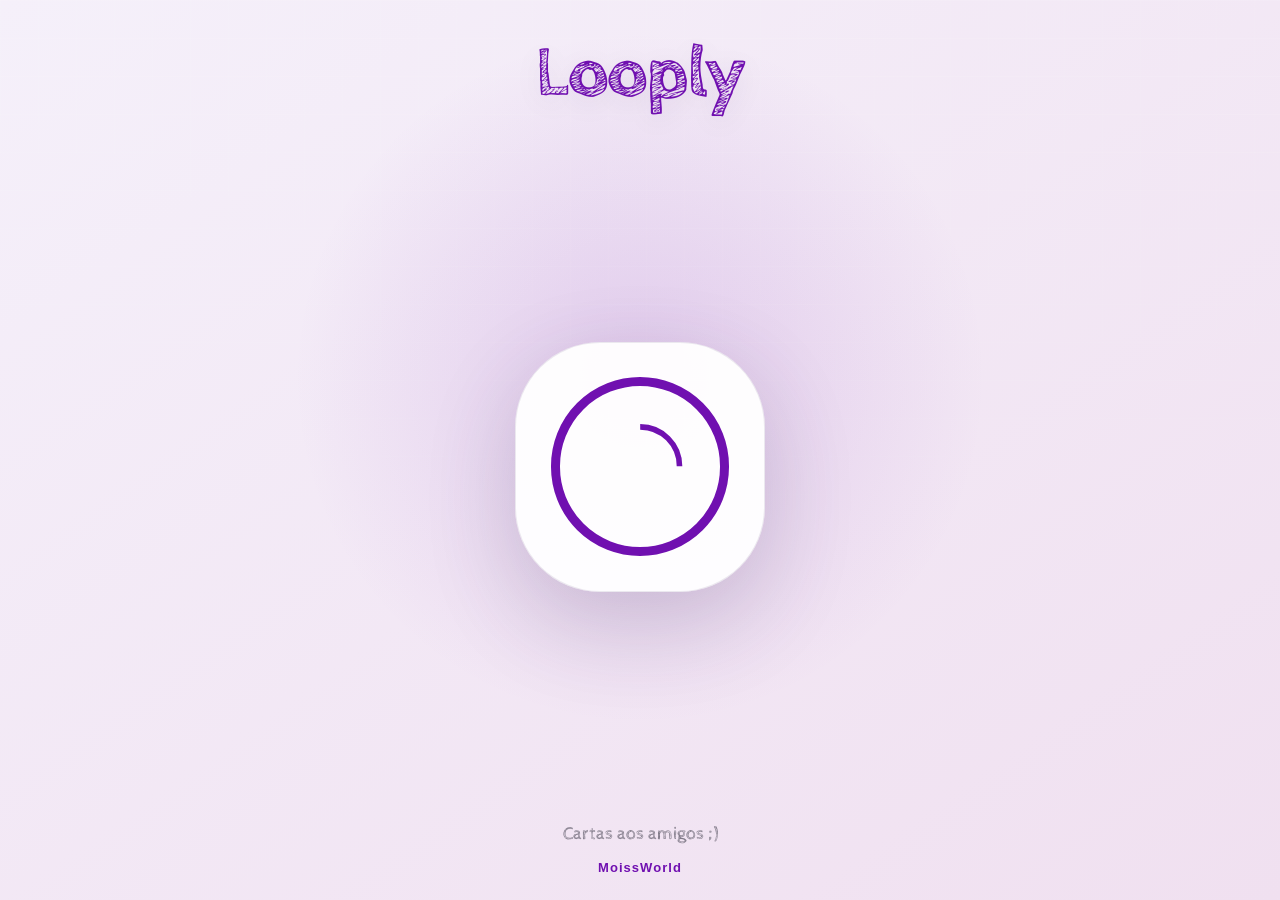
<file: index.html>
<!doctype html>
<html lang="pt-BR">
<head>
  <meta charset="utf-8">
  <meta name="viewport" content="width=device-width,initial-scale=1,viewport-fit=cover">
  <meta name="theme-color" content="#7010B0">
  <meta name="description" content="Looply — Cartas aos amigos ;)">
  <link rel="manifest" href="manifest.webmanifest">
  <link rel="stylesheet" href="assets/css/app.css">
  <link rel="stylesheet" href="assets/css/splash-login.css">
  <script type="module" src="assets/js/theme.js"></script>
  <title>Looply</title>
</head>
<body class="splash-page">
  <main class="splash" aria-labelledby="splashTitle">
    <h1 class="splash-title" id="splashTitle">Looply</h1>
    <div class="splash-logo" aria-label="Logo Looply em rotação">
      <div class="circle" aria-hidden="true">
        <svg viewBox="0 0 100 100" fill="none">
          <path d="M50 15A35 35 0 0 1 85 50" stroke="currentColor" stroke-width="5"/>
        </svg>
      </div>
    </div>
    <p class="splash-message">Cartas aos amigos ;)</p>
    <p class="splash-company"><strong>MoissWorld</strong></p>
  </main>
  <script type="module">
    import { resolveStartupSession } from "./assets/js/startup.js";
    import { getSession } from "./assets/js/session.js";

    const SPLASH_DURATION = 7000;
    const startedAt = performance.now();
    let sessionResolved = false;
    let resolvedSession = null;
    const sessionPromise = resolveStartupSession().catch((error) => {
      console.error("Looply: erro ao verificar sessão inicial.", error);
      return getSession();
    }).then((session) => {
      sessionResolved = true;
      resolvedSession = session;
      return session;
    });

    window.addEventListener("load", async () => {
      const remaining = Math.max(0, SPLASH_DURATION - (performance.now() - startedAt));
      await new Promise((resolve) => window.setTimeout(resolve, remaining));
      // Mantém o prazo visual em 7 s; se a rede ainda estiver pendente,
      // usa a sessão local já persistida sem bloquear a navegação.
      const session = sessionResolved ? resolvedSession : getSession();
      window.location.replace(session
        ? (session.role === "admin" ? "admin.html" : "home.html")
        : "login.html");
    }, { once: true });
  </script>
</body>
</html>
</file>
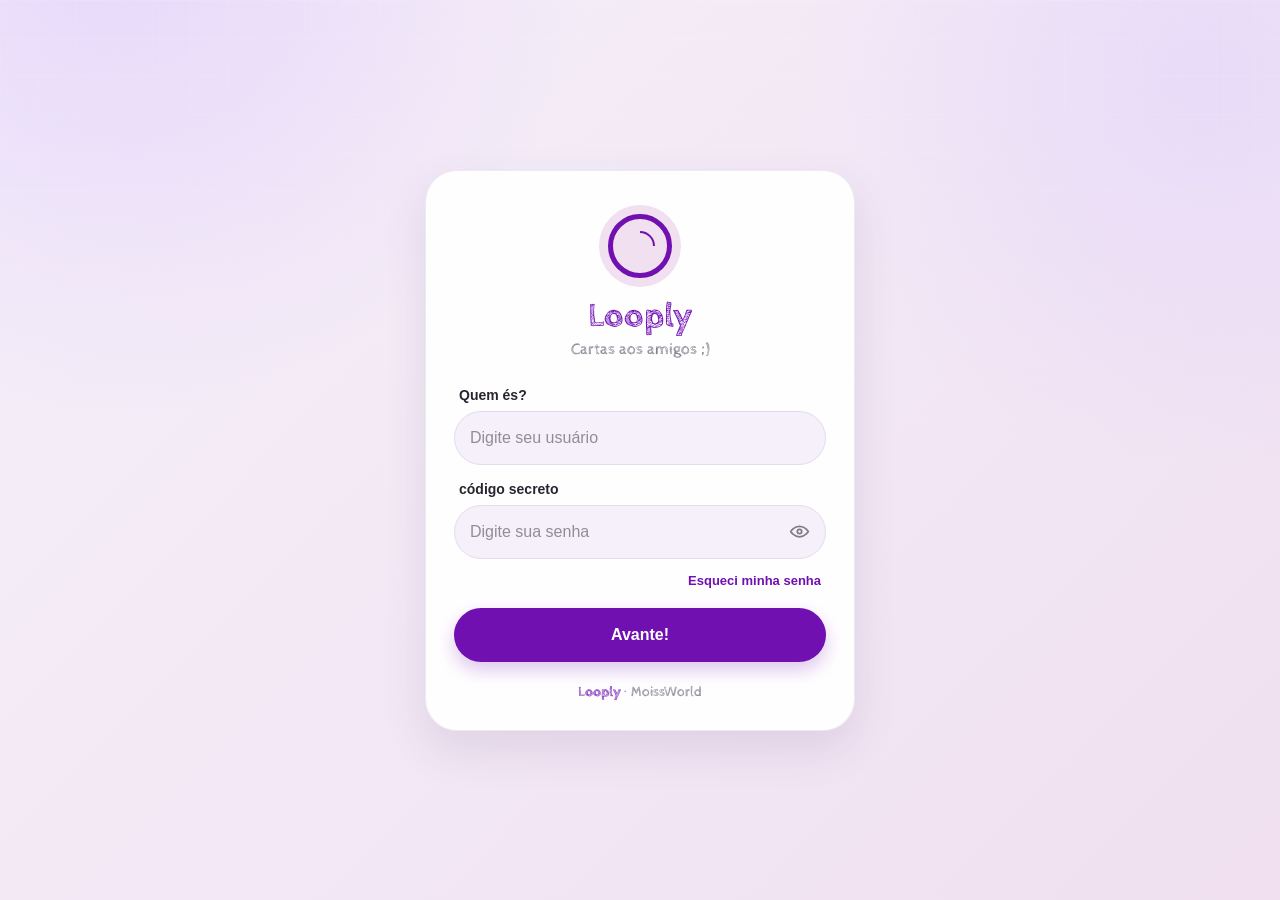
<file: admin.html>
<!doctype html>
<html lang="pt-BR">
<head>
  <meta charset="utf-8"><meta name="viewport" content="width=device-width, initial-scale=1">
  <meta name="theme-color" content="#7010b0"><title>Painel administrativo · Loooply</title>
  <link rel="stylesheet" href="assets/css/app.css">
  <style>
    .admin-page{max-width:1180px;margin:0 auto;padding:24px 16px 60px;color:var(--text)}
    .admin-head{display:flex;justify-content:space-between;align-items:center;gap:16px;flex-wrap:wrap;margin-bottom:24px}
    .admin-head h1{margin:0;font-size:clamp(1.6rem,4vw,2.2rem)}.admin-head p{margin:6px 0;color:var(--muted)}
    .admin-actions{display:flex;gap:8px;flex-wrap:wrap}.admin-button{border:1px solid var(--line);border-radius:12px;padding:10px 14px;background:var(--surfaceStrong);color:var(--text);cursor:pointer;font:inherit}
    .admin-tabs{display:flex;gap:8px;flex-wrap:wrap;margin-bottom:18px}.admin-tab[aria-selected=true]{background:var(--primary);color:white}
    .admin-panel{background:var(--surface);border:1px solid var(--line);border-radius:18px;padding:18px;box-shadow:0 12px 36px #0000000b}
    .admin-status{padding:12px 14px;border-radius:12px;background:var(--surfaceSoft);margin:12px 0 18px;overflow-wrap:anywhere}.admin-list{display:grid;gap:12px}
    .admin-user,.admin-comment{border:1px solid var(--line);border-radius:14px;padding:14px;background:var(--surfaceStrong);min-width:0}.admin-user{display:flex;justify-content:space-between;align-items:center;gap:12px;flex-wrap:wrap}.admin-user small,.admin-comment small{color:var(--muted)}
    .admin-comment p{white-space:pre-wrap;overflow-wrap:anywhere}.admin-comment-photos{display:flex;gap:8px;flex-wrap:wrap}.admin-comment-photos img{width:110px;height:110px;object-fit:cover;border-radius:10px}.admin-search{width:100%;box-sizing:border-box;padding:12px;border:1px solid var(--line);border-radius:12px;background:var(--surfaceStrong);color:var(--text);margin-bottom:14px;font:inherit}
    .admin-empty{padding:26px;text-align:center;color:var(--muted)}
  </style>
  <script type="module" src="assets/js/theme.js"></script>
</head>
<body><main class="admin-page">
  <header class="admin-head"><div><h1>Painel administrativo</h1><p id="adminGreeting">Área reservada ao administrador</p></div><div class="admin-actions"><button class="admin-button" id="adminRefresh">Atualizar</button><button class="admin-button" id="adminLogout">Sair</button></div></header>
  <div id="adminStatus" class="admin-status" role="status">Verificando acesso seguro…</div>
  <div class="admin-tabs" role="tablist"><button class="admin-button admin-tab" data-tab="comments" aria-selected="true">Comentários</button><button class="admin-button admin-tab" data-tab="users" aria-selected="false">Usuários</button></div>
  <section class="admin-panel"><input id="adminSearch" class="admin-search" type="search" placeholder="Buscar por usuário, música ou comentário…" aria-label="Buscar conteúdo"><div id="adminContent" class="admin-list"></div></section>
</main><script type="module" src="assets/js/admin.js"></script></body></html>
</file>
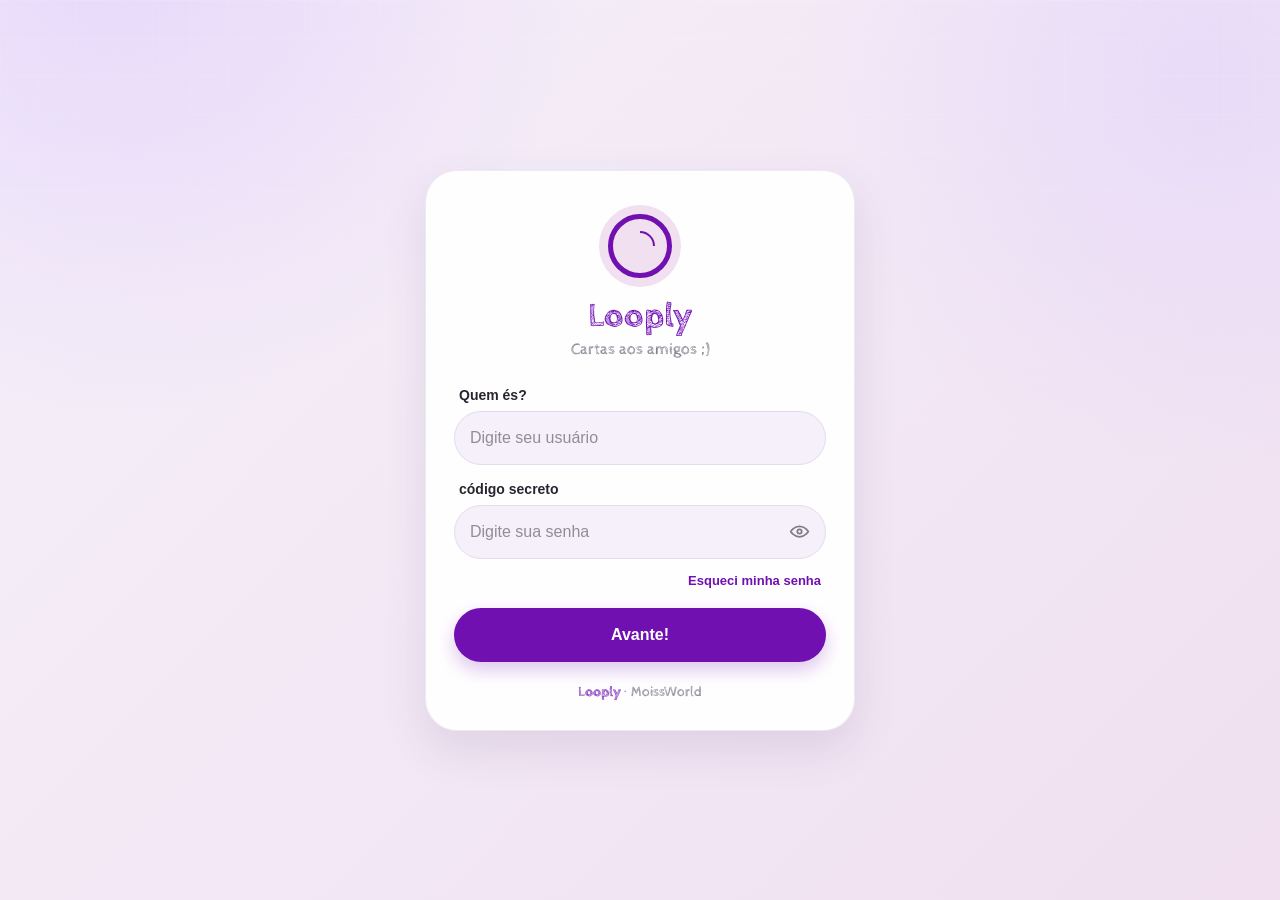
<file: galeria.html>
<!doctype html>
<html lang="pt-BR">
<head>
  <meta charset="utf-8">
  <meta name="viewport" content="width=device-width,initial-scale=1,viewport-fit=cover">
  <meta name="theme-color" content="#F5F0FA">
  <link rel="manifest" href="manifest.webmanifest">
  <link rel="stylesheet" href="assets/css/app.css">
  <title>Galeria — Looply</title>
<script type="module" src="assets/js/theme.js"></script>
</head>

<body>
  <main class="container-page">

    <header class="page-header">

      <a
        class="brand-inline"
        href="home.html"
        aria-label="Voltar para a Home"
      >
        <span
          class="brand-mark"
          aria-hidden="true"
        >
          <svg
            viewBox="0 0 100 100"
            fill="none"
          >
            <path
              d="M50 15A35 35 0 0 1 85 50"
              stroke="currentColor"
              stroke-width="7"
            />
          </svg>
        </span>

        <span>
          <strong>Looply</strong>
          <span>MoissWorld</span>
        </span>
      </a>

      <div class="header-actions">
        <a
          class="header-action"
          href="musicas.html"
        >
          <span>♫ Músicas</span>
        </a>

        <a
          class="header-action"
          href="perfil.html"
        >
          <span>Perfil</span>
        </a>
      </div>

    </header>


    <section class="hero-panel">
      <div class="eyebrow">
        MoissWorld
      </div>

      <h1 class="hero-title">
        Galeria
      </h1>

      <p class="hero-subtitle">
        Dizem que o amor pode ser guardado em uma fotografia...
      </p>
    </section>


    <section
      class="panel page-panel"
      style="margin-top:14px"
    >

      <div class="toolbar">

        <div class="search-wrap">
          <input
            class="input"
            id="gallerySearch"
            type="search"
            placeholder="Buscar por título, descrição ou tag"
            autocomplete="off"
          >
        </div>

        <select
          class="select"
          id="galleryType"
          aria-label="Filtrar por tipo"
        >
          <option value="all">
            Todos os tipos
          </option>

          <option value="image">
            Fotos
          </option>

          <option value="video">
            Vídeos
          </option>

          <option value="audio">
            Áudios
          </option>
        </select>


        <select
          class="select"
          id="gallerySort"
          aria-label="Ordenar"
        >
          <option value="random">
            Aleatório
          </option>

          <option value="newest">
            Mais recentes
          </option>

          <option value="oldest">
            Mais antigas
          </option>

          <option value="title">
            Título
          </option>
        </select>

      </div>


      <div class="control-row">

        <label class="check-control">
          <input
            id="galleryExclusive"
            type="checkbox"
          >

          Somente conteúdo exclusivo
        </label>


        <div
          class="header-actions"
          style="margin-left:auto"
        >

          <button
            class="icon-action"
            id="galleryGridView"
            type="button"
            aria-label="Visualização em grade"
          >
            ▦
          </button>

          <button
            class="icon-action"
            id="galleryListView"
            type="button"
            aria-label="Visualização em lista"
          >
            ☷
          </button>

          <button
            class="icon-action"
            id="galleryMasonryView"
            type="button"
            aria-label="Visualização Masonry"
            aria-pressed="false"
          >
            ▥
          </button>

        </div>


        <span
          class="filter-status"
          id="galleryStatus"
        >
          Carregando galeria…
        </span>

        <span
          class="contador"
          id="galleryCount"
        >
          0/0
        </span>

      </div>


      <!-- Radar de Memórias: capítulos são calculados a partir das datas já presentes no índice. -->
      <section class="memory-radar" id="memoryRadar" aria-labelledby="memoryRadarTitle" aria-describedby="memoryRadarDescription">
        <div class="memory-radar-copy">
          <span class="memory-radar-kicker">LOOPLY · MURAL</span>
          <h2 id="memoryRadarTitle"></h2>
          <p id="memoryRadarDescription"></p>
        </div>
        <div class="memory-radar-summary" aria-live="polite">
          <strong id="memoryRadarDays">—</strong>
          <span></span>
        </div>
        <div class="memory-radar-chapters" id="memoryRadarChapters" aria-label="Dias em destaque"></div>
        <div class="memory-radar-footer">
          <span id="memoryRadarInsight"></span>
          <button class="memory-radar-reset" id="memoryRadarReset" type="button" hidden>Ver</button>
        </div>
      </section>

      <div
        class="gallery-grid"
        id="galleryGrid"
        style="margin-top:14px"
      ></div>


      <div
        class="gallery-empty"
        id="galleryEmpty"
      >
        <strong>
          Nenhuma mídia encontrada.
        </strong>
      </div>

    </section>

  </main>


  <div
    class="lightbox"
    id="lightbox"
    aria-hidden="true"
  >

    <div
      class="lightbox-panel"
      role="dialog"
      aria-modal="true"
      aria-labelledby="lightboxTitle"
    >

      <header class="lightbox-head">

        <div>
          <h2 id="lightboxTitle">
            Mídia
          </h2>

          <p id="lightboxMeta"></p>
        </div>


        <div class="lightbox-head-actions">

          <a
            id="lightboxDownload"
            href="#"
            hidden
          >
            ↓
          </a>

          <!-- Alterna o painel da mídia para o fullscreen nativo do navegador. -->
          <button
            id="lightboxFullscreen"
            type="button"
            aria-label="Abrir em tela cheia"
            aria-pressed="false"
            title="Tela cheia"
          >
            ⛶
          </button>

          <button
            id="lightboxPrev"
            type="button"
            aria-label="Mídia anterior"
          >
            ‹
          </button>

          <button
            id="lightboxNext"
            type="button"
            aria-label="Próxima mídia"
          >
            ›
          </button>

          <button
            id="lightboxClose"
            type="button"
            aria-label="Fechar"
          >
            ×
          </button>

        </div>

      </header>


      <div
        class="lightbox-body"
        id="lightboxBody"
      ></div>

    </div>

  </div>


  <script type="module">
    import { requireAuth }
      from "./assets/js/session.js";

    import { initGallery }
      from "./assets/js/gallery.js";

    if (requireAuth()) {
      initGallery();
    }
  </script>

</body>
</html>
</file>
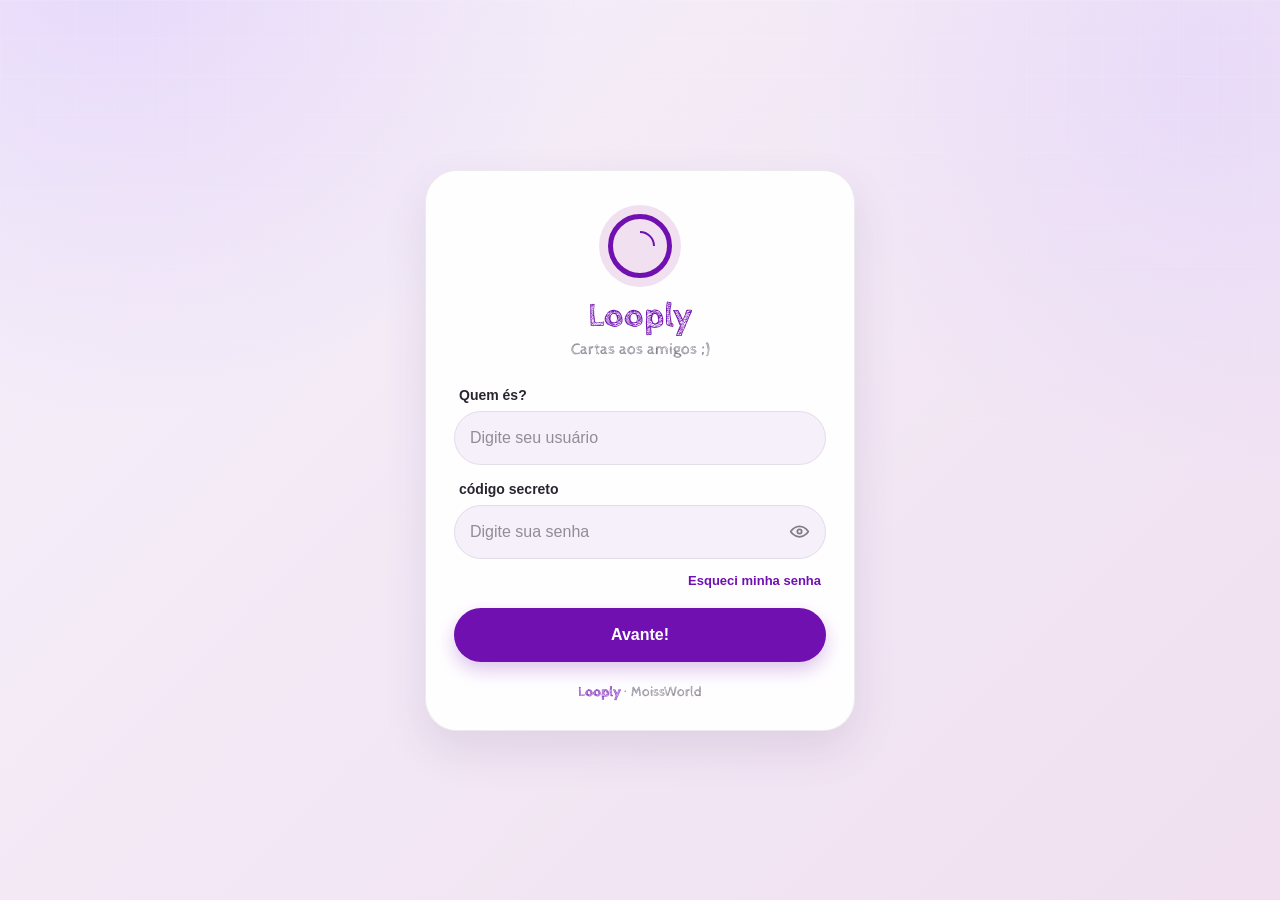
<file: login.html>
<!doctype html>
<html lang="pt-BR">
<head>
  <meta charset="utf-8">
  <meta name="viewport" content="width=device-width,initial-scale=1,viewport-fit=cover">
  <meta name="theme-color" content="#F5F0FA">
  <link rel="stylesheet" href="assets/css/app.css">
  <link rel="stylesheet" href="assets/css/splash-login.css">
  <title>Login</title>
<script type="module" src="assets/js/theme.js"></script>
</head>
<body>
  <main class="login-page">
    <section class="login-card" aria-labelledby="loginTitle">
      <div class="login-brand">
        <div class="login-logo" aria-hidden="true">
          <div class="circle">
            <svg viewBox="0 0 100 100" fill="none"><path d="M50 15A35 35 0 0 1 85 50" stroke="currentColor" stroke-width="5"/></svg>
          </div>
        </div>
        <div class="login-brand-name" id="loginTitle">Looply</div>
        <div class="login-brand-subtitle">Cartas aos amigos ;)</div>
      </div>

      <form id="loginForm" novalidate>
        <div class="form-field">
          <label class="form-label" for="username">Quem és?</label>
          <div class="input-wrap"><input class="input" id="username" name="username" type="text" placeholder="Digite seu usuário" autocomplete="username" required></div>
        </div>

        <div class="form-field">
          <label class="form-label" for="password">código secreto</label>
          <div class="input-wrap">
            <input class="input password-input" id="password" name="password" type="password" placeholder="Digite sua senha" autocomplete="current-password" required>
            <button class="toggle-password" id="togglePassword" type="button" aria-label="Mostrar senha">
              <svg id="eyeIcon" viewBox="0 0 24 24" fill="none" stroke="currentColor" stroke-width="2" stroke-linecap="round" stroke-linejoin="round"><path d="M2 12s3.5-6 10-6 10 6 10 6-3.5 6-10 6S2 12 2 12Z"/><circle cx="12" cy="12" r="2.5"/></svg>
            </button>
          </div>
        </div>

        <div class="forgot"><a href="https://wa.me/558589069191?text=esqueci%20minha%20senha" target="_blank" rel="noopener noreferrer">Esqueci minha senha</a></div>
        <button class="login-button" id="loginButton" type="submit">Avante!</button>
        <div class="form-message" id="message" role="alert">Não foi possível entrar. Confira seu usuário e sua senha.</div>
      </form>

      <div class="login-footer"><strong>Looply</strong> · MoissWorld</div>
    </section>
  </main>

  <script type="module">
    import { authenticate, createSession, redirectIfAuthenticated } from "./assets/js/session.js";

    const form = document.getElementById("loginForm");
    const username = document.getElementById("username");
    const password = document.getElementById("password");
    const button = document.getElementById("loginButton");
    const message = document.getElementById("message");
    const toggle = document.getElementById("togglePassword");
    const eye = document.getElementById("eyeIcon");

    redirectIfAuthenticated();

    toggle.addEventListener("click", () => {
      const showing = password.type === "text";
      password.type = showing ? "password" : "text";
      toggle.setAttribute("aria-label", showing ? "Mostrar senha" : "Ocultar senha");
      eye.innerHTML = showing
        ? '<path d="M2 12s3.5-6 10-6 10 6 10 6-3.5 6-10 6S2 12 2 12Z"></path><circle cx="12" cy="12" r="2.5"></circle>'
        : '<path d="M3 3l18 18"></path><path d="M10.6 6.2A10.8 10.8 0 0 1 12 6c6.5 0 10 6 10 6a18.6 18.6 0 0 1-3.1 3.7"></path><path d="M6.6 6.7C3.7 8.4 2 12 2 12s3.5 6 10 6a10.8 10.8 0 0 0 4-.8"></path><path d="M9.9 9.9a3 3 0 0 0 4.2 4.2"></path>';
    });

    form.addEventListener("submit", async (event) => {
      event.preventDefault();
      message.classList.remove("show");
      button.disabled = true;
      button.textContent = "Entrando…";
      try {
        const user = await authenticate(username.value, password.value);
        if (!user || !createSession(user.username, user.profilePic, user.role, user.cloudAuthenticated)) throw new Error("invalid");
        window.location.replace(user.role === "admin" ? "admin.html" : "home.html");
      } catch {
        message.classList.add("show");
        password.focus();
        setTimeout(() => message.classList.remove("show"), 3200);
      } finally {
        button.disabled = false;
        button.textContent = "Entrar";
      }
    });
  </script>
</body>
</html>
</file>
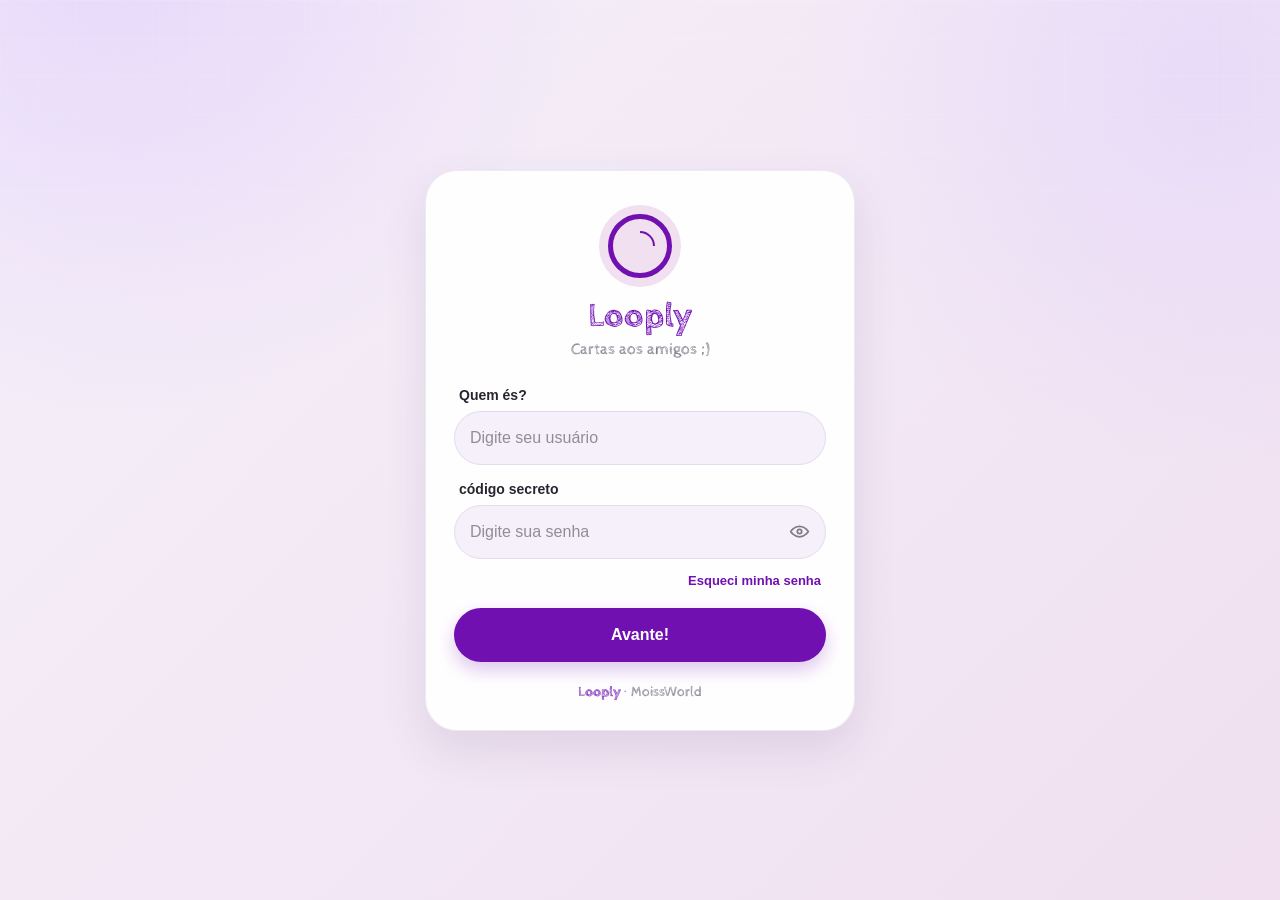
<file: musicas.html>
<!doctype html>
<html lang="pt-BR">

<head>
  <meta charset="utf-8">

  <meta
    name="viewport"
    content="width=device-width,initial-scale=1,viewport-fit=cover"
  >

  <meta
    name="theme-color"
    content="#F5F0FA"
  >

  <link
    rel="stylesheet"
    href="assets/css/app.css"
  >

  <title>Músicas — Looply</title>
<script type="module" src="assets/js/theme.js"></script>
</head>


<body>

  <main class="container-page">

    <header class="page-header">

      <a
        class="brand-inline"
        href="home.html"
        aria-label="Voltar para a Home"
      >

        <span
          class="brand-mark"
          aria-hidden="true"
        >

          <svg
            viewBox="0 0 100 100"
            fill="none"
          >

            <path
              d="M50 15A35 35 0 0 1 85 50"
              stroke="currentColor"
              stroke-width="7"
            />

          </svg>

        </span>


        <span>
          <strong>Looply</strong>
          <span>MoissWorld</span>
        </span>

      </a>


      <div class="header-actions">

        <a
          class="header-action"
          href="galeria.html"
        >
          <span>▧ Galeria</span>
        </a>


        <a
          class="header-action"
          href="perfil.html"
        >
          <span>Perfil</span>
        </a>

      </div>

    </header>


    <section class="hero-panel">

      <div class="eyebrow">
        MoissWorld
      </div>


      <h1 class="hero-title">
        Músicas
      </h1>


      <p class="hero-subtitle">
        Desejo que saibam dos meus desejos para vocês. Lembre-se que os amo veementemente.
      </p>

    </section>


    <section
      class="panel page-panel"
      style="margin-top:14px"
    >

      <div class="toolbar">

        <div class="search-wrap">

          <input
            class="input"
            id="musicSearch"
            type="search"
            placeholder="Buscar música"
            autocomplete="off"
            aria-label="Buscar música"
          >

        </div>


        <span
          class="filter-status"
          id="musicStatus"
          aria-live="polite"
        >
          Carregando músicas…
        </span>

      </div>


      <div
        class="track-list"
        id="musicList"
        aria-live="polite"
        aria-busy="true"
      >

        <article class="track-card">

          <div
            class="track-art"
            aria-hidden="true"
          >
            ♫
          </div>


          <div class="track-info">

            <div class="media-badges">

              <span class="badge">
                Música
              </span>

            </div>


            <h3>
              Carregando playlist…
            </h3>


            <p>
              Buscando músicas no YouTube
            </p>

          </div>


          <div
            class="play-button"
            aria-hidden="true"
          >
            …
          </div>

        </article>


        <article class="track-card">

          <div
            class="track-art"
            aria-hidden="true"
          >
            ♫
          </div>


          <div class="track-info">

            <div class="media-badges">

              <span class="badge">
                YouTube
              </span>

            </div>


            <h3>
              Aguarde…
            </h3>


            <p>
              Organizando a playlist
            </p>

          </div>


          <div
            class="play-button"
            aria-hidden="true"
          >
            …
          </div>

        </article>

      </div>


      <div
        class="empty-state"
        id="musicEmpty"
        hidden
      >

        <strong>
          Nenhuma música encontrada
        </strong>

        <span>
          A playlist não possui vídeos disponíveis para exibição.
        </span>

      </div>


      <div
        class="error-state"
        id="musicError"
        hidden
      >

        <strong>
          Não foi possível carregar as músicas
        </strong>

        <span id="musicErrorText">
          Tente novamente.
        </span>

      </div>

    </section>

  </main>


  <script type="module">

    import {
      requireAuth
    } from "./assets/js/session.js";


    import {
      initMusic
    } from "./assets/js/music.js";


    if (requireAuth()) {
      initMusic();
    }

  </script>

</body>

</html>
</file>
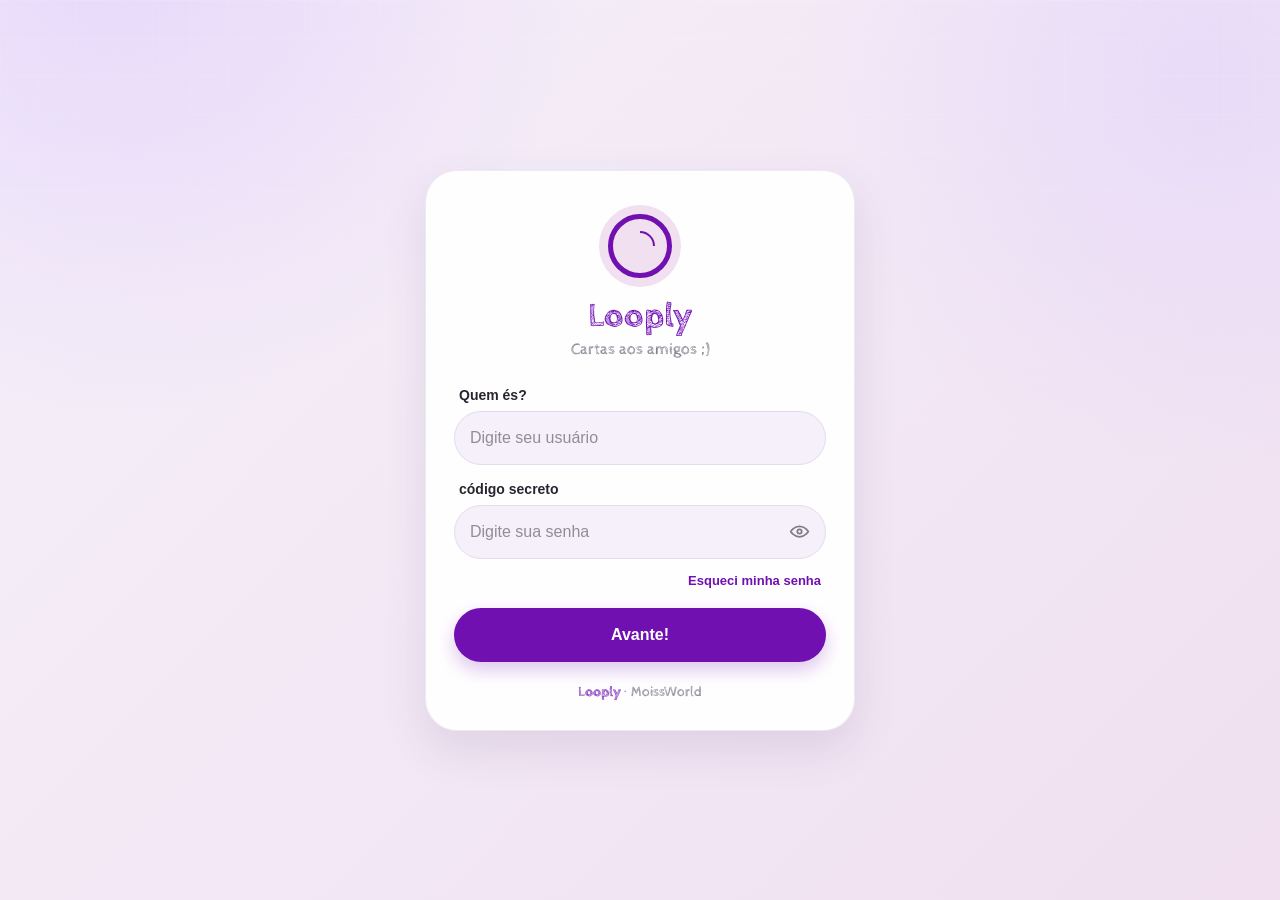
<file: perfil.html>
<!doctype html>
<html lang="pt-BR">
<head>
  <meta charset="utf-8">
  <meta name="viewport" content="width=device-width,initial-scale=1,viewport-fit=cover">
  <meta name="theme-color" content="#F5F0FA">
  <link rel="stylesheet" href="assets/css/app.css">
  <title>Perfil — Looply</title>
<script type="module" src="assets/js/theme.js"></script>
</head>
<body>
  <main class="container-page">
    <header class="page-header">
      <a class="brand-inline" href="home.html" aria-label="Voltar para a Home">
        <span class="brand-mark" aria-hidden="true">
          <svg viewBox="0 0 100 100" fill="none">
            <path d="M50 15A35 35 0 0 1 85 50"
              stroke="currentColor"
              stroke-width="7"/>
          </svg>
        </span>

        <span>
          <strong>Looply</strong>
          <span>MoissWorld</span>
        </span>
      </a>

      <div class="header-actions">
        <a class="header-action" href="galeria.html">Galeria</a>
        <a class="header-action" href="musicas.html">Músicas</a>
      </div>
    </header>

    <section class="panel profile-card">
      <div class="profile-large">
        <img
          class="profile-avatar"
          id="profileAvatar"
          alt=""
          decoding="async"
        >

        <span
          class="profile-fallback"
          id="profileFallback"
          aria-hidden="true"
        >EU</span>
      </div>

      <div class="profile-meta">
        <div class="eyebrow">Perfil</div>

        <h2 id="profileName">Carregando…</h2>

        <p style="color:var(--muted);margin:5px 0 0;font-size:12px">
          Sabem o porquê escolhi o nome Looply?
        </p>
      </div>
    </section>

    <section class="panel page-panel" style="margin-top:14px">
      <div class="eyebrow">Progresso</div>

      <h2 style="margin:4px 0 0;font-size:25px">
        Minha coleção
      </h2>

      <div class="stat-grid">
        <div class="stat">
          <span>Cartas lidas</span>
          <strong id="profileCounter">0/50</strong>
        </div>

        <div class="stat">
          <span>Armazenamento</span>
          <strong>Local</strong>
        </div>
      </div>
    </section>

    <section class="panel page-panel" style="margin-top:14px">
      <div class="eyebrow">Preferências</div>

      <div class="preference theme-preference">
        <div>
          <h3>Tema do aplicativo</h3>
          <p>Escolha as cores usadas nas páginas do Loooply. A preferência fica salva neste dispositivo.</p>
        </div>
        <select id="themeSelect" class="input" aria-label="Tema do aplicativo">
          <option value="lilas">Lilás clássico</option>
          <option value="noite">Noite neon</option>
          <option value="oceano">Oceano</option>
          <option value="rosa">Rosa suave</option>
          <option value="floresta">Floresta</option>
        </select>
      </div>

      <div class="preference">
        <div>
          <h3>Reduzir movimento</h3>

          <p>
            Desativa animações para uma experiência mais legalzinha.
          </p>
        </div>

        <input
          class="toggle"
          id="reduceMotion"
          type="checkbox"
          aria-label="Reduzir movimento"
        >
      </div>

      <div class="actions">
        <button
          class="danger-button"
          id="resetReads"
          type="button"
        >
          Zerar cartas lidas
        </button>

        <button
          class="secondary-button"
          id="profileLogout"
          type="button"
        >
          Sair
        </button>
      </div>
    </section>
  </main>

  <script type="module" src="assets/js/profile.js"></script>
</body>
</html>
</file>
<file: assets/css/app.css>
@import url('https://fonts.googleapis.com/css2?family=Cabin+Sketch:wght@400;700&display=swap');

@font-face {
  font-family: "Quillen";
  src: local("Quillen"), url("../fonts/Quillen.otf") format("opentype");
  font-display: swap;
  font-style: normal;
  font-weight: 400;
}

:root {
  --primary: #7010b0;
  --primary-dark: #5f1098;
  --primary-deep: #503090;
  --deep: #302050;
  --bg: #f5f0fa;
  --bg-2: #f0e0f0;
  --surface: rgba(255,255,255,.94);
  --surface-strong: #fff;
  --surface-soft: #faf7fc;
  --lilac: #f0e0f0;
  --text: #29252f;
  --muted: #817b89;
  --muted-2: #aaa4b0;
  --line: rgba(102,82,126,.12);
  --success: #35c878;
  --danger: #e63232;
  --paper: #f4ebdd;
  --paper-2: #f8f1e7;
  --paper-text: #342f2a;
  --radius-sm: 14px;
  --radius-md: 20px;
  --radius-lg: 28px;
  --radius-xl: 34px;
  --pill: 999px;
  --shadow-sm: 0 8px 24px rgba(80,56,115,.07);
  --shadow-md: 0 18px 44px rgba(80,56,115,.12);
  --shadow-lg: 0 30px 90px rgba(65,45,94,.20);
  --max: 980px;
}

* { box-sizing: border-box; }
html { min-height: 100%; scroll-behavior: smooth; }
body {
  min-height: 100dvh;
  margin: 0;
  color: var(--text);
  font-family: Inter, ui-sans-serif, -apple-system, BlinkMacSystemFont, "Segoe UI", sans-serif;
  background:
    radial-gradient(circle at 8% -8%, rgba(177,131,255,.22), transparent 32%),
    radial-gradient(circle at 94% 8%, rgba(220,204,255,.44), transparent 28%),
    linear-gradient(135deg, var(--bg), var(--bg-2));
  -webkit-font-smoothing: antialiased;
}
body::before {
  content: "";
  position: fixed;
  inset: 0;
  z-index: -1;
  pointer-events: none;
  opacity: .3;
  background-image: linear-gradient(rgba(255,255,255,.35) 1px, transparent 1px), linear-gradient(90deg, rgba(255,255,255,.25) 1px, transparent 1px);
  background-size: 38px 38px;
  mask-image: linear-gradient(to bottom, black, transparent 76%);
}
button, input, select { font: inherit; }
button { -webkit-tap-highlight-color: transparent; }
button:focus-visible, a:focus-visible, input:focus-visible, select:focus-visible, [tabindex]:focus-visible {
  outline: 3px solid rgba(155,93,229,.32);
  outline-offset: 3px;
}
a { color: inherit; }

.container-page { width: min(calc(100% - 28px), var(--max)); margin: 0 auto; padding: 22px 0 38px; }
.page-header { display:flex; align-items:center; justify-content:space-between; gap:16px; margin-bottom:18px; }
.brand-inline { display:flex; align-items:center; gap:11px; text-decoration:none; }
.brand-mark { width:42px; height:42px; display:grid; place-items:center; border-radius:14px; background:var(--surface-strong); border:1px solid var(--line); box-shadow:var(--shadow-sm); }
.brand-mark svg { width:26px; height:26px; color:var(--primary); }
.brand-inline strong { font-family:'Cabin Sketch',cursive; font-size:29px; color:var(--primary); }
.brand-inline span { display:block; color:var(--muted); font-size:11px; letter-spacing:.04em; margin-top:-2px; }
.header-actions { display:flex; gap:8px; flex-wrap:wrap; justify-content:flex-end; }
.header-action, .icon-action {
  min-height:42px; display:inline-flex; align-items:center; justify-content:center; gap:8px;
  border:1px solid var(--line); border-radius:14px; background:rgba(255,255,255,.82); color:#6f6876;
  padding:0 13px; cursor:pointer; text-decoration:none; transition:.18s ease; box-shadow:0 3px 12px rgba(80,56,115,.04);
}
.header-action:hover, .icon-action:hover { transform:translateY(-1px); color:var(--primary); border-color:rgba(112,16,176,.22); background:#fff; }
.header-action svg, .icon-action svg { width:17px; height:17px; }

.hero-panel, .panel { background:var(--surface); border:1px solid var(--line); border-radius:var(--radius-lg); box-shadow:var(--shadow-md); backdrop-filter:blur(18px); }
.hero-panel { padding:28px; }
.eyebrow { color:var(--primary); font-size:11px; font-weight:900; letter-spacing:.14em; text-transform:uppercase; }
.hero-title { margin:5px 0 8px; font-size:clamp(30px,6vw,48px); line-height:1.02; letter-spacing:-.04em; }
.hero-subtitle { margin:0; max-width:670px; color:var(--muted); line-height:1.6; }

.home-shell { width:min(100% - 24px, 780px); margin:0 auto; padding:18px 0 28px; }
.home-topbar { display:flex; align-items:flex-start; justify-content:space-between; gap:12px; margin-bottom:12px; }
.navigation-stack { display:flex; flex-direction:column; align-items:flex-start; gap:7px; }
.navigation-button { min-width:48px; min-height:42px; width:auto; padding:8px 11px; display:inline-flex; align-items:center; gap:8px; border:1px solid var(--line); border-radius:14px; background:rgba(255,255,255,.82); color:#6f6876; cursor:pointer; transition:.18s ease; }
.navigation-button:hover { transform:translateY(-1px); color:var(--primary); border-color:rgba(112,16,176,.22); background:#fff; }
.navigation-button svg { width:17px; height:17px; }
.navigation-label { font-size:11px; font-weight:850; max-width:70px; }
.home-topbar .profile-link { width:46px; height:46px; display:grid; place-items:center; border-radius:50%; overflow:hidden; border:3px solid rgba(112,16,176,.16); background:var(--surface-strong); text-decoration:none; box-shadow:0 8px 20px rgba(80,56,115,.08); }
.profile-avatar { width:100%; height:100%; object-fit:cover; display:block; background:linear-gradient(135deg,#eee2f6,#fff); }
.avatar-missing { display:none; }
.profile-fallback { display:none; width:100%; height:100%; align-items:center; justify-content:center; background:var(--lilac); color:var(--primary); font-weight:900; font-size:13px; }
.profile-link.avatar-empty .profile-avatar { display:none; }
.profile-link.avatar-empty .profile-fallback { display:flex; }
.home-main { padding:0 0 8px; }
.home-intro { text-align:center; padding:8px 8px 20px; }
.home-intro .profile-wrap { width:94px; height:94px; margin:0 auto 13px; border-radius:50%; padding:4px; background:linear-gradient(135deg,rgba(112,16,176,.16),rgba(255,255,255,.9)); box-shadow:0 15px 35px rgba(80,56,115,.10); }
.home-intro .profile-wrap .profile-link { display:block; width:100%; height:100%; overflow:hidden; border-radius:50%; }
.home-intro .profile-avatar { border-radius:50%; }
.welcome { margin:0; font-size:clamp(27px,6vw,34px); line-height:1.05; letter-spacing:-.035em; }
.subtitulo { margin:8px 0 0; color:#776f7e; font-family:"Quillen", Georgia, serif; font-size:17px; }
.home-card { margin-top:14px; padding:17px; }
.overview { display:grid; grid-template-columns:minmax(0,1fr) auto; gap:12px; align-items:stretch; }
.overview-card { padding:15px 17px; border-radius:16px; background:linear-gradient(135deg,#fff,#faf7ff); border:1px solid var(--line); box-shadow:var(--shadow-sm); }
.overview-label { color:var(--muted); font-size:10px; font-weight:900; letter-spacing:.09em; text-transform:uppercase; }
.lista-titulo { margin-top:3px; font-size:clamp(22px,5vw,28px); font-weight:900; letter-spacing:-.035em; }
.collection-note { margin-top:5px; color:var(--muted); font-size:11px; line-height:1.45; }
.contador { display:inline-flex; align-items:center; justify-content:center; min-width:102px; padding:10px 13px; border-radius:15px; background:var(--bg); border:1px solid rgba(112,16,176,.14); color:var(--primary); font-size:13px; font-weight:900; }
.filters { display:flex; gap:8px; flex-wrap:wrap; align-items:center; margin:15px 0 13px; }
.filter-button { min-height:44px; display:inline-flex; align-items:center; justify-content:center; gap:8px; padding:0 14px; border:1px solid var(--line); border-radius:14px; background:rgba(255,255,255,.85); color:var(--muted); cursor:pointer; font-size:13px; font-weight:850; transition:.18s ease; }
.filter-button:hover { transform:translateY(-1px); color:var(--primary); border-color:rgba(112,16,176,.20); }
.filter-button.active { color:#fff; background:var(--primary); border-color:var(--primary); box-shadow:0 8px 20px rgba(112,16,176,.20); }
.filter-button[hidden] { display:none; }
.filter-button svg { width:16px; height:16px; }
.filter-status { flex:1 1 180px; min-width:180px; color:var(--muted); font-size:11px; text-align:right; }
.calendar-panel { overflow:hidden; max-height:0; opacity:0; transform:translateY(-5px); transition:max-height .3s ease, opacity .22s ease, transform .3s ease, margin-bottom .3s ease; margin-bottom:0; }
.calendar-panel.is-open { max-height:500px; opacity:1; transform:translateY(0); margin-bottom:14px; }
.calendar-card { padding:16px; position:relative; border:1px solid var(--line); border-radius:20px; background:rgba(255,255,255,.84); box-shadow:var(--shadow-sm); }
.calendar-head { display:flex; align-items:center; justify-content:space-between; gap:10px; margin-bottom:13px; }
.calendar-month { font-size:17px; font-weight:900; }
.calendar-nav { display:flex; gap:6px; }
.calendar-nav button { width:36px; height:36px; display:grid; place-items:center; border:1px solid var(--line); border-radius:11px; background:#fff; color:var(--primary); cursor:pointer; font-size:21px; }
.calendar-nav button:disabled { opacity:.35; cursor:not-allowed; }
.weekdays, .calendar-grid { display:grid; grid-template-columns:repeat(7,minmax(0,1fr)); gap:5px; }
.weekday { text-align:center; color:var(--muted-2); font-size:9px; font-weight:900; text-transform:uppercase; }
.calendar-blank { min-height:40px; }
.calendar-day { position:relative; min-height:40px; border:1px solid transparent; border-radius:12px; background:transparent; color:var(--text); cursor:pointer; font-size:12px; font-weight:800; transition:.16s ease; }
.calendar-day:hover:not(:disabled) { background:var(--bg); transform:translateY(-1px); }
.calendar-day:disabled { color:#d2cbd8; cursor:default; }
.calendar-day.has-cards::after { content:""; position:absolute; left:50%; bottom:4px; width:4px; height:4px; border-radius:50%; transform:translateX(-50%); background:var(--primary); }
.calendar-day.selected { color:#fff; background:var(--primary); box-shadow:0 7px 16px rgba(112,16,176,.22); }
.calendar-day.selected::after { background:#fff; }
.calendar-day.today:not(.selected) { border-color:rgba(112,16,176,.18); }
.calendar-foot { display:flex; align-items:center; justify-content:space-between; gap:10px; margin-top:11px; padding-top:11px; border-top:1px solid var(--line); color:var(--muted); font-size:11px; }
.calendar-foot strong { color:var(--primary); }

.cartas-container { max-height:min(61vh,610px); overflow:auto; padding:2px 3px 3px 1px; scrollbar-width:thin; }
.card-row { position:relative; display:grid; grid-template-columns:55px minmax(0,1fr) 42px; align-items:center; gap:13px; min-height:88px; margin-bottom:10px; padding:13px 13px 13px 11px; border:1px solid var(--line); border-radius:20px; background:linear-gradient(135deg,#fff,#fcfaff); box-shadow:0 5px 16px rgba(75,54,104,.055); cursor:pointer; text-align:left; transition:.18s ease; animation:cardIn .32s ease both; }
@keyframes cardIn { from{opacity:0;transform:translateY(7px)} to{opacity:1;transform:none} }
.card-row:hover { transform:translateY(-2px); border-color:rgba(112,16,176,.18); box-shadow:0 12px 25px rgba(75,54,104,.10); }
.card-row[hidden] { display:none; }
.card-row.is-unavailable { opacity:.68; }
.card-number { width:55px; height:55px; display:grid; place-items:center; border-radius:17px; background:var(--lilac); color:var(--primary); font-size:13px; font-weight:900; letter-spacing:.03em; }
.card-info { min-width:0; }
.card-label { display:block; color:var(--muted-2); font-size:10px; font-weight:900; letter-spacing:.10em; text-transform:uppercase; margin-bottom:3px; }
.card-title { margin:0; font-family:"Quillen",Georgia,"Times New Roman",serif; font-size:clamp(18px,4.3vw,23px); line-height:1.22; font-weight:400; overflow-wrap:anywhere; }
.card-row.is-unavailable .card-title { font-family:inherit; font-size:13px; font-weight:750; }
.card-date { margin:5px 0 0; color:var(--muted); font-size:11px; }
.card-date.is-empty { color:#b0aab6; }
.card-check { width:40px; height:40px; min-width:40px; display:grid; place-items:center; border:1px solid rgba(117,101,132,.13); border-radius:50%; background:#f7f5f8; color:#b2acb6; font-size:15px; }
.card-check.is-read { background:var(--primary); color:#fff; border-color:var(--primary); box-shadow:0 7px 16px rgba(112,16,176,.23); }
.loading-state { min-height:92px; display:flex; align-items:center; justify-content:center; gap:9px; color:var(--muted); font-size:13px; }
.loader-dot { width:8px; height:8px; border-radius:50%; background:var(--primary); animation:pulse 1s ease-in-out infinite; }
@keyframes pulse{0%,100%{opacity:.35;transform:scale(.85)}50%{opacity:1;transform:scale(1)}}
.loading-state.is-hidden { display:none; }
.loading-summary { margin:9px 0 0; color:var(--muted-2); font-size:10px; text-align:center; }
.empty-state { display:none; margin-top:10px; padding:28px 16px; text-align:center; color:var(--muted); border:1px dashed rgba(117,101,132,.16); border-radius:18px; background:rgba(255,255,255,.46); line-height:1.6; }
.empty-state.is-visible { display:block; }
.empty-state strong { display:block; margin-bottom:4px; color:var(--text); font-family:"Quillen",Georgia,serif; font-size:18px; font-weight:400; }
.actions { margin-top:17px; display:grid; gap:9px; }
.primary-button, .secondary-button, .danger-button { min-height:48px; border-radius:16px; cursor:pointer; font-size:14px; font-weight:900; }
.primary-button { border:0; background:var(--primary); color:#fff; box-shadow:0 10px 22px rgba(112,16,176,.18); }
.secondary-button { border:1px solid var(--line); background:#fff; color:#706978; }
.danger-button { border:1px solid rgba(230,50,50,.13); background:rgba(230,50,50,.06); color:var(--danger); }

.modal { position:fixed; inset:0; z-index:1000; display:flex; align-items:center; justify-content:center; padding:14px; background:rgba(91,72,114,.24); backdrop-filter:blur(13px); visibility:hidden; opacity:0; pointer-events:none; transition:opacity .22s ease, visibility .22s ease; }
.modal.is-open { visibility:visible; opacity:1; pointer-events:auto; }
.modal-content { width:min(100%,780px); max-height:min(94dvh,900px); display:flex; flex-direction:column; transform:translateY(18px) scale(.985); transition:transform .25s ease; }
.modal.is-open .modal-content { transform:none; }
.modal-sheet { min-height:0; display:flex; flex-direction:column; overflow:hidden; border:1px solid rgba(116,91,66,.14); border-radius:24px; background:radial-gradient(circle at 18% 8%, rgba(255,255,255,.58), transparent 24%), linear-gradient(135deg,var(--paper-2),var(--paper)); box-shadow:0 30px 90px rgba(62,45,30,.25); }
.modal-header { display:flex; align-items:flex-start; justify-content:space-between; gap:10px; padding:21px 22px 14px; border-bottom:1px solid rgba(116,91,66,.10); }
.modal-label { color:#947f67; font-size:10px; font-weight:900; letter-spacing:.14em; text-transform:uppercase; }
.modal-header h2 { margin:4px 0 0; color:var(--paper-text); font-family:"Quillen",Georgia,serif; font-weight:400; font-size:clamp(24px,5vw,35px); line-height:1.08; }
.modal-date { margin-top:6px; color:#8b7f72; font-size:11px; }
.modal-close { width:40px; height:40px; display:grid; place-items:center; border:1px solid rgba(116,91,66,.12); border-radius:50%; background:rgba(255,255,255,.5); color:#756957; cursor:pointer; font-size:22px; }
.modal-tools { display:flex; gap:7px; }
.modal-tools button { width:36px; height:36px; border:1px solid rgba(116,91,66,.12); border-radius:11px; background:rgba(255,255,255,.5); color:#756957; cursor:pointer; }
.modal-tools button:disabled { opacity:.35; cursor:not-allowed; }
.modal-text { min-height:0; overflow:auto; padding:22px; white-space:pre-wrap; color:var(--paper-text); font-family:"Quillen",Georgia,serif; font-size:18px; line-height:1.75; }
.modal-footer { display:flex; justify-content:flex-end; gap:8px; padding:14px 22px 19px; border-top:1px solid rgba(116,91,66,.10); }
.modal-footer button { min-height:44px; padding:0 15px; border:1px solid rgba(116,91,66,.12); border-radius:13px; background:rgba(255,255,255,.62); color:#756957; cursor:pointer; font-weight:800; }
body.modal-open { overflow:hidden; }

.page-panel { padding:20px; }
.toolbar { display:flex; flex-wrap:wrap; gap:9px; align-items:center; margin:17px 0; }
.input { width:100%; min-height:48px; border:1px solid var(--line); border-radius:15px; background:rgba(255,255,255,.86); color:var(--text); padding:0 15px; outline:none; }
.input:focus, select:focus { border-color:var(--primary); box-shadow:0 0 0 4px rgba(112,16,176,.08); }
.select { min-height:44px; border:1px solid var(--line); border-radius:14px; background:#fff; color:#6f6876; padding:0 12px; }
.search-wrap { flex:1 1 260px; }
.control-row { display:flex; gap:8px; flex-wrap:wrap; align-items:center; }
.check-control { display:flex; align-items:center; gap:8px; min-height:42px; color:var(--muted); font-size:12px; font-weight:800; }

/* Galeria: carregamento progressivo, visualização Masonry e falhas seguras. */
.gallery-grid { display:grid; grid-template-columns:repeat(4,minmax(0,1fr)); gap:12px; align-items:start; }
.gallery-grid.masonry-view { display:block; columns:4; column-gap:12px; }
.gallery-grid.masonry-view .media-card { display:inline-block; width:100%; margin:0 0 12px; break-inside:avoid; -webkit-column-break-inside:avoid; }
.gallery-grid.masonry-view .media-visual { aspect-ratio:auto; min-height:120px; }
.gallery-grid.masonry-view .media-visual > img,
.gallery-grid.masonry-view .video-preview { width:100%; height:auto; min-height:120px; aspect-ratio:auto; }
.gallery-grid.masonry-view .media-visual > img { object-fit:contain; }
.icon-action.is-active { color:var(--primary); border-color:rgba(112,16,176,.35); background:#f3e7ff; box-shadow:inset 0 0 0 1px rgba(112,16,176,.08); }
.media-visual { position:relative; }\n.gallery-grid:not(.masonry-view) .media-visual { aspect-ratio:auto; min-height:0; }
.media-visual > img, .video-preview img, .video-preview video { opacity:0; transition:opacity .22s ease; }
.media-visual > img.media-loaded, .video-preview img.media-loaded, .video-preview video.media-loaded { opacity:1; }
.media-visual > img { background:linear-gradient(110deg,#eee8f5 8%,#f9f6fc 18%,#eee8f5 33%); background-size:200% 100%; image-orientation:from-image; }
.media-visual:has(> img:not(.media-loaded)) { background:linear-gradient(110deg,#eee8f5 8%,#f9f6fc 18%,#eee8f5 33%); }
.video-preview { position:relative; width:100%; height:100%; min-height:140px; aspect-ratio:16/10; display:grid; place-items:center; overflow:hidden; background:linear-gradient(135deg,#e9def3,#faf7fd); }
.video-preview img, .video-preview video { width:100%; height:100%; min-height:140px; display:block; object-fit:cover; }
.video-play { position:absolute; top:50%; left:50%; transform:translate(-50%,-50%); width:44px; height:44px; display:grid; place-items:center; padding-left:3px; border-radius:50%; color:#fff; background:rgba(65,25,92,.78); border:1px solid rgba(255,255,255,.8); box-shadow:0 4px 18px rgba(0,0,0,.18); pointer-events:none; }
.video-preview-fallback { background:linear-gradient(135deg,#e9def3,#faf7fd); }
.media-failed { background:#f0eaf5; }

.gallery-grid.list-view { grid-template-columns:1fr; }
.media-card { overflow:hidden; border:1px solid var(--line); border-radius:18px; background:#fff; box-shadow:var(--shadow-sm); }
.list-view .media-card { display:grid; grid-template-columns:180px minmax(0,1fr); }
.media-visual { width:100%; aspect-ratio:1/1; display:grid; place-items:center; border:0; padding:0; background:linear-gradient(135deg,#ece2f4,#fff); cursor:pointer; overflow:hidden; }
.list-view .media-visual { aspect-ratio:auto; min-height:150px; }
/* EXIF: respeita a orientação gravada pela câmera; object-fit controla apenas o enquadramento. */
.media-visual img { width:100%; height:auto; max-height:420px; display:block; object-fit:contain; image-orientation:from-image; transition:opacity .22s ease; }
.media-card:hover .media-visual img { transform:none; }
.media-placeholder { display:grid; place-items:center; gap:5px; color:var(--primary); font-size:34px; }
.media-placeholder small { color:var(--muted); font-size:11px; font-weight:900; text-transform:uppercase; letter-spacing:.08em; }
.media-card-body { padding:14px; }
.media-badges { display:flex; gap:6px; flex-wrap:wrap; }
.badge { display:inline-flex; align-items:center; min-height:22px; padding:0 8px; border-radius:999px; background:var(--bg); color:var(--primary); font-size:9px; font-weight:900; letter-spacing:.05em; text-transform:uppercase; }
.badge-exclusive { color:#6c3f00; background:#fff1cf; }
.media-card-body h3 { margin:8px 0 4px; font-size:15px; line-height:1.25; }
.media-card-body p { margin:0; color:var(--muted); font-size:11px; }
.gallery-empty { display:none; padding:35px 18px; text-align:center; color:var(--muted); }
.gallery-empty.is-visible { display:block; }

.track-list { display:grid; gap:10px; }
.track-card { display:grid; grid-template-columns:56px minmax(0,1fr) 42px; align-items:center; gap:12px; padding:13px; border:1px solid var(--line); border-radius:17px; background:#fff; box-shadow:var(--shadow-sm); }
.track-art { width:56px; height:56px; display:grid; place-items:center; border-radius:17px; background:var(--lilac); color:var(--primary); font-size:23px; }
.track-info h3 { margin:7px 0 3px; font-size:15px; }
.track-info p { margin:0; color:var(--muted); font-size:11px; }
.play-button { width:40px; height:40px; border:0; border-radius:50%; background:var(--primary); color:#fff; cursor:pointer; }

.profile-card { display:grid; grid-template-columns:100px minmax(0,1fr); gap:18px; align-items:center; padding:20px; }
.profile-large { width:100px; height:100px; border-radius:28px; overflow:hidden; border:3px solid rgba(112,16,176,.14); background:var(--lilac); }
.profile-large .profile-avatar { border-radius:24px; }
.profile-large .profile-fallback { display:none; border-radius:24px; font-size:24px; }
.profile-meta .eyebrow { margin-bottom:4px; }
.profile-meta h2 { margin:0; font-size:28px; }
.stat-grid { display:grid; grid-template-columns:repeat(2,minmax(0,1fr)); gap:10px; margin-top:17px; }
.stat { padding:15px; border-radius:16px; background:linear-gradient(135deg,#fff,#faf7ff); border:1px solid var(--line); }
.stat span { display:block; color:var(--muted); font-size:10px; font-weight:900; text-transform:uppercase; letter-spacing:.08em; }
.stat strong { display:block; margin-top:3px; color:var(--primary); font-size:22px; }
.preference { display:flex; align-items:center; justify-content:space-between; gap:14px; padding:15px 0; border-bottom:1px solid var(--line); }
.preference:last-child { border-bottom:0; }
.preference h3 { margin:0 0 4px; font-size:14px; }
.preference p { margin:0; color:var(--muted); font-size:11px; line-height:1.45; }
.toggle { width:48px; height:28px; border-radius:999px; background:#ddd6e2; position:relative; appearance:none; cursor:pointer; transition:.18s ease; }
.toggle::after { content:""; position:absolute; top:4px; left:4px; width:20px; height:20px; border-radius:50%; background:#fff; box-shadow:0 2px 5px rgba(0,0,0,.14); transition:.18s ease; }
.toggle:checked { background:var(--primary); }
.toggle:checked::after { transform:translateX(20px); }

.lightbox { position:fixed; inset:0; z-index:1100; display:flex; align-items:center; justify-content:center; padding:18px; background:rgba(37,27,49,.72); backdrop-filter:blur(10px); opacity:0; visibility:hidden; pointer-events:none; transition:.22s ease; }
.lightbox.is-open { opacity:1; visibility:visible; pointer-events:auto; }
.lightbox-panel { width:min(100%,1000px); max-height:94dvh; overflow:hidden; border-radius:22px; border:1px solid rgba(255,255,255,.15); background:#17131b; box-shadow:var(--shadow-lg); }
/* O painel permanece legível e ocupa o viewport quando a Fullscreen API é ativada. */
.lightbox-panel:fullscreen { width:100%; height:100%; max-height:none; border:0; border-radius:0; display:flex; flex-direction:column; background:#100d13; }
.lightbox-panel:fullscreen .lightbox-body { flex:1; max-height:none; min-height:0; }
.lightbox-panel:fullscreen .lightbox-body img, .lightbox-panel:fullscreen .lightbox-body video { max-height:calc(100dvh - 105px); object-fit:contain; image-orientation:from-image; }
.lightbox.is-fallback-fullscreen { padding:0; }
.lightbox.is-fallback-fullscreen .lightbox-panel { width:100%; height:100%; max-height:100dvh; border-radius:0; display:flex; flex-direction:column; }
.lightbox.is-fallback-fullscreen .lightbox-body { flex:1; max-height:none; min-height:0; }
.lightbox.is-fallback-fullscreen .lightbox-body img, .lightbox.is-fallback-fullscreen .lightbox-body video { max-height:calc(100dvh - 105px); object-fit:contain; image-orientation:from-image; }
.lightbox-head { display:flex; align-items:center; justify-content:space-between; gap:12px; padding:12px 14px; color:#fff; }
.lightbox-head h2 { margin:0; font-size:15px; }
.lightbox-head p { margin:3px 0 0; color:#bdb4c6; font-size:10px; }
.lightbox-head-actions { display:flex; gap:6px; }
.lightbox-head-actions a, .lightbox-head-actions button { width:38px; height:38px; display:grid; place-items:center; border:1px solid rgba(255,255,255,.10); border-radius:11px; background:rgba(255,255,255,.05); color:#fff; text-decoration:none; cursor:pointer; }
.lightbox-body { min-height:240px; max-height:78dvh; display:grid; place-items:center; overflow:auto; padding:0 14px 14px; }
.lightbox-body img, .lightbox-body video { max-width:100%; max-height:75dvh; display:block; border-radius:15px; object-fit:contain; image-orientation:from-image; }
.lightbox-body img.lightbox-zoomable { cursor:zoom-in; touch-action:none; transform-origin:center center; transition:transform .08s linear; user-select:none; -webkit-user-drag:none; will-change:transform; }
.lightbox-body.is-image-zoomed { overflow:hidden; touch-action:none; }
.lightbox-body img.lightbox-zoomable.is-zoomed { cursor:grab; max-width:none; max-height:none; }
.lightbox-body audio { width:min(100%,600px); }

.splash-page { min-height:100dvh; overflow:hidden; display:grid; place-items:center; background:linear-gradient(180deg,#7010b0 0%,#6010a0 50%,#f5f0fa 50%,#f5f0fa 100%); font-family:'Cabin Sketch',cursive; }
.splash { position:relative; width:min(100% - 28px,460px); text-align:center; padding:34px 24px; }
.splash-logo { width:126px; height:126px; margin:0 auto 16px; display:grid; place-items:center; border-radius:38px; background:rgba(255,255,255,.10); border:1px solid rgba(255,255,255,.20); box-shadow:0 20px 70px rgba(40,0,70,.18); }
.splash-logo .circle { width:84px; height:84px; display:grid; place-items:center; border:7px solid #fff; border-radius:50%; color:#fff; animation:spin 3s linear infinite; }
.splash-logo svg { width:50px; height:50px; }
.splash-title {
  margin:18px 0 0;
  color:var(--primary);
  font-size:clamp(44px,13vw,70px);
  line-height:.9;
  text-shadow:0 7px 28px rgba(48,16,80,.10);
}
.splash-message { margin:14px 0 0; color:#483550; font-size:19px; }
.splash-company { margin-top:48px; color:#6f6876; font-size:14px; }
.splash-company strong { color:var(--primary); }
@keyframes spin { from{transform:rotate(0)} to{transform:rotate(360deg)} }

.login-page { width:min(100% - 28px,430px); margin:auto; padding:24px 0; }
.login-card { padding:34px 28px 30px; background:#fff; border:1px solid rgba(222,214,229,.85); border-radius:32px; box-shadow:var(--shadow-md); }
.login-brand { display:flex; flex-direction:column; align-items:center; text-align:center; margin-bottom:28px; }
.login-logo { width:82px; height:82px; display:grid; place-items:center; border-radius:50%; background:var(--bg); margin-bottom:12px; }
.login-logo .circle { width:64px; height:64px; display:grid; place-items:center; border:5px solid var(--primary); border-radius:50%; animation:spin 3s linear infinite; }
.login-logo svg { width:40px; height:40px; color:var(--primary); }
.login-brand-name { color:var(--primary); font-family:'Cabin Sketch',cursive; font-size:34px; font-weight:700; line-height:1; }
.login-brand-subtitle { margin-top:7px; color:var(--muted); font-family:'Cabin Sketch',cursive; font-size:16px; }
.form-field { margin-bottom:16px; }
.form-label { display:block; margin:0 0 8px 5px; font-size:14px; font-weight:700; }
.input-wrap { position:relative; }
.input-wrap .input { height:54px; border-radius:999px; background:var(--bg); }
.password-input { padding-right:54px; }
.toggle-password { position:absolute; top:50%; right:7px; width:40px; height:40px; transform:translateY(-50%); display:grid; place-items:center; border:0; border-radius:50%; background:transparent; color:var(--muted); cursor:pointer; }
.toggle-password:hover { color:var(--primary); background:var(--lilac); }
.toggle-password svg { width:21px; height:21px; }
.forgot { display:flex; justify-content:flex-end; margin:-2px 5px 20px 0; }
.forgot a { color:var(--primary); font-size:13px; font-weight:700; text-decoration:none; }
.forgot a:hover { text-decoration:underline; }
.login-button { width:100%; height:54px; border:0; border-radius:999px; background:var(--primary); color:#fff; cursor:pointer; font-size:16px; font-weight:900; box-shadow:0 8px 18px rgba(112,16,176,.20); }
.login-button:hover { background:var(--primary-dark); }
.form-message { display:none; margin-top:15px; padding:12px 14px; border-radius:14px; background:rgba(230,50,50,.08); color:var(--danger); font-size:12px; line-height:1.5; text-align:center; }
.form-message.show { display:block; }
.login-footer { margin-top:22px; color:var(--muted); text-align:center; font-family:'Cabin Sketch',cursive; font-size:14px; }
.login-footer strong { color:var(--primary); }

.reduce-motion *, .reduce-motion *::before, .reduce-motion *::after { animation:none !important; transition:none !important; scroll-behavior:auto !important; }
@media (max-width:760px){ .gallery-grid{grid-template-columns:repeat(4,minmax(0,1fr));} }
@media (max-width:540px){ .container-page{width:min(100% - 20px,var(--max)); padding-top:14px;} .hero-panel{padding:22px;} .home-shell{width:min(100% - 18px,780px);} .overview{grid-template-columns:1fr;} .filter-status{text-align:left; min-width:0;} .card-row{grid-template-columns:48px minmax(0,1fr) 38px; gap:10px; padding:11px;} .card-number{width:48px;height:48px;border-radius:15px;} .card-check{width:36px;height:36px;min-width:36px;} .calendar-day,.calendar-blank{min-height:36px;} .gallery-grid{grid-template-columns:1fr;} .list-view .media-card{grid-template-columns:130px minmax(0,1fr);} .profile-card{grid-template-columns:1fr;text-align:center;} .profile-large{margin:auto;} .stat-grid{grid-template-columns:1fr 1fr;} .login-card{padding:30px 21px 26px;} }
@media (max-width:390px){ .navigation-label{display:none;} .header-action span{display:none;} .track-card{grid-template-columns:48px minmax(0,1fr) 40px;} .track-art{width:48px;height:48px;} }
@media (prefers-reduced-motion:reduce){ *,*::before,*::after{animation:none !important;transition:none !important;scroll-behavior:auto !important;} }

/* Ajustes responsivos da galeria */
@media (max-width: 700px) {
  .gallery-grid:not(.list-view):not(.masonry-view) { grid-template-columns:repeat(4,minmax(0,1fr)); }
  .gallery-grid.masonry-view { columns:4; }
}
@media (max-width: 430px) {
  .gallery-grid.masonry-view { columns:4; column-gap:8px; }
  .gallery-grid.masonry-view .media-card { margin-bottom:8px; }
  .gallery-grid.list-view .media-card { grid-template-columns:112px minmax(0,1fr); }
  .gallery-grid.list-view .media-visual { min-height:112px; }
}

/* Preferências de tema e adaptação automática de componentes aos tokens globais. */
.theme-preference { align-items: center; flex-wrap: wrap; }
.theme-preference .input { width: min(100%, 230px); }
html[data-theme="noite"] .panel, html[data-theme="noite"] .track-card, html[data-theme="noite"] .card-row { background: rgba(30, 19, 41, .96); color: var(--text); border-color: var(--line); }
html[data-theme="noite"] .input, html[data-theme="noite"] select, html[data-theme="noite"] textarea { background: #21142b; color: var(--text); border-color: var(--line); }
html[data-theme="noite"] .card-row, html[data-theme="noite"] .track-card { box-shadow: 0 10px 28px rgba(0,0,0,.22); }

.media-message-panel { width: min(100%, 900px); margin: 16px auto 0; padding: 16px 18px; border: 1px solid var(--line); border-radius: 18px; background: var(--surface-soft); color: var(--text); text-align: left; }
.media-message-panel h3 { margin: 0 0 8px; color: var(--primary); font-size: 15px; }
.media-message-content { margin: 0; white-space: pre-wrap; overflow-wrap: anywhere; line-height: 1.65; }
.media-message-content.is-empty { color: var(--muted); font-size: 13px; }


/* Radar de Memórias — capítulos cronológicos sem bibliotecas externas ou requisições adicionais. */
.memory-radar { position:relative; display:grid; grid-template-columns:minmax(0,1fr) auto; gap:16px; margin:20px 0 18px; padding:22px; overflow:hidden; border:1px solid rgba(112,16,176,.13); border-radius:24px; background:radial-gradient(circle at 100% 0%,rgba(155,93,229,.16),transparent 35%),linear-gradient(135deg,#fff 0%,#fbf7ff 58%,#f3eaff 100%); }
.memory-radar-copy { min-width:0; }
.memory-radar-kicker { display:block; color:var(--primary); font-size:9px; font-weight:950; letter-spacing:.16em; }
.memory-radar-copy h2 { margin:7px 0 6px; color:var(--text); font-family:"Quillen",Georgia,serif; font-size:clamp(23px,4vw,31px); font-weight:400; line-height:1.1; }
.memory-radar-copy p { max-width:620px; margin:0; color:var(--muted); font-size:12px; line-height:1.6; }
.memory-radar-summary { align-self:start; display:grid; gap:2px; min-width:105px; padding:12px 15px; border:1px solid rgba(112,16,176,.12); border-radius:17px; background:rgba(255,255,255,.78); text-align:center; }
.memory-radar-summary strong { color:var(--primary); font-size:27px; line-height:1.1; }
.memory-radar-summary span { color:var(--muted); font-size:9px; font-weight:800; }
.memory-radar-chapters { grid-column:1/-1; display:grid; grid-template-columns:repeat(5,minmax(0,1fr)); gap:9px; }
.memory-chapter { min-width:0; display:grid; gap:6px; padding:13px; border:1px solid rgba(112,16,176,.13); border-radius:16px; background:rgba(255,255,255,.83); color:var(--text); text-align:left; cursor:pointer; transition:transform .18s ease,border-color .18s ease,background .18s ease; }
.memory-chapter:hover { transform:translateY(-2px); border-color:rgba(112,16,176,.4); }
.memory-chapter.is-active { border-color:var(--primary); background:#f0e2ff; box-shadow:inset 0 0 0 1px rgba(112,16,176,.12); }
.memory-chapter-date { color:var(--muted); font-size:10px; font-weight:850; text-transform:capitalize; }
.memory-chapter strong { color:var(--primary); font-size:15px; }
.memory-chapter-action { color:var(--muted); font-size:10px; }
.memory-radar-footer { grid-column:1/-1; display:flex; align-items:center; justify-content:space-between; gap:12px; color:var(--muted); font-size:10px; }
.memory-radar-reset { min-height:34px; padding:0 11px; border:1px solid rgba(112,16,176,.2); border-radius:11px; background:#fff; color:var(--primary); font-size:10px; font-weight:850; cursor:pointer; }
.memory-radar-reset[hidden] { display:none; }
@media (max-width:760px) { .memory-radar-chapters { grid-template-columns:repeat(2,minmax(0,1fr)); } .memory-chapter:last-child:nth-child(odd) { grid-column:1/-1; } }
@media (max-width:480px) { .memory-radar { grid-template-columns:minmax(0,1fr); padding:17px; border-radius:20px; } .memory-radar-summary { grid-row:2; justify-self:start; grid-template-columns:auto auto; align-items:center; gap:8px; } .memory-radar-summary strong { font-size:21px; } .memory-radar-chapters { grid-column:1; gap:7px; } .memory-chapter { padding:11px; } .memory-radar-footer { grid-column:1; align-items:flex-start; flex-direction:column; } }
@media (prefers-reduced-motion:reduce) { .memory-chapter { transition:none; } .memory-chapter:hover { transform:none; } }


/* Comentários de fotos: o ícone só é inserido pelo JavaScript quando existe texto. */
.media-card { position:relative; }
.media-comment-toggle { position:absolute; z-index:4; top:9px; right:9px; width:38px; height:38px; display:grid; place-items:center; padding:0; border:1px solid rgba(255,255,255,.72); border-radius:50%; background:rgba(28,20,35,.78); color:#fff; box-shadow:0 3px 12px rgba(0,0,0,.22); cursor:pointer; backdrop-filter:blur(8px); }
.media-comment-toggle:hover, .media-comment-toggle[aria-expanded="true"] { background:var(--primary); }
.media-comment-toggle svg { width:19px; height:19px; fill:none; stroke:currentColor; stroke-width:1.8; stroke-linecap:round; stroke-linejoin:round; }
.media-comment-toggle:focus-visible { outline:3px solid rgba(155,93,229,.65); outline-offset:2px; }
.media-comment-popover { position:absolute; z-index:5; top:54px; left:8px; right:8px; max-height:min(55%,240px); overflow:auto; padding:12px 13px; border:1px solid rgba(255,255,255,.18); border-radius:13px; background:rgba(24,18,31,.94); color:#fff; box-shadow:0 8px 24px rgba(0,0,0,.28); backdrop-filter:blur(12px); }
.media-comment-popover[hidden] { display:none; }
.media-comment-popover p { margin:0; white-space:pre-wrap; overflow-wrap:anywhere; font-size:12px; line-height:1.5; }
@media (max-width:520px) { .media-comment-toggle { width:40px; height:40px; top:7px; right:7px; } .media-comment-popover { top:52px; } }


/* Janelas de comentários da galeria e do player musical.
   Usam tokens globais para respeitar automaticamente todos os temas do Looply. */
.media-comment-overlay,
.music-player-overlay {
  position: fixed;
  inset: 0;
  z-index: 1300;
  display: grid;
  place-items: center;
  padding: clamp(8px, 2vw, 22px);
  background: rgba(13, 8, 20, .72);
  backdrop-filter: blur(12px);
}
.media-comment-window,
.music-player-window {
  width: min(680px, 100%);
  max-height: min(92dvh, 920px);
  display: flex;
  flex-direction: column;
  overflow: hidden;
  border: 1px solid var(--line);
  border-radius: 24px;
  background: var(--surface);
  color: var(--text);
  box-shadow: 0 28px 100px rgba(0,0,0,.38);
  animation: looply-window-in .18s ease-out;
}
.media-comment-window-head,
.music-player-header {
  display: flex;
  align-items: center;
  justify-content: space-between;
  gap: 12px;
  padding: 15px 18px;
  border-bottom: 1px solid var(--line);
  background: var(--surface);
}
.media-comment-window-head h2,
.music-player-header h2 {
  margin: 0;
  font-size: 17px;
  line-height: 1.35;
  color: var(--text);
}
.media-comment-window-subtitle,
.music-player-header p {
  margin: 4px 0 0;
  color: var(--muted);
  font-size: 11px;
  overflow-wrap: anywhere;
}
.media-comment-window-subtitle { padding: 12px 18px 0; color: var(--primary); font-weight: 800; }
.media-comment-window-content {
  padding: 18px;
  overflow: auto;
  white-space: pre-wrap;
  overflow-wrap: anywhere;
  line-height: 1.75;
  font-size: 14px;
  color: var(--text);
}
.lightbox-comment-action { flex: 0 0 auto; }
.music-player-overlay[aria-hidden="true"] { display: none; }
.music-player-window { width: min(980px, 100%); max-height: 94dvh; }
.music-player-scroll { min-height: 0; overflow: auto; padding: 15px 18px 20px; }
.music-player-frame {
  width: 100%;
  aspect-ratio: 16 / 9;
  overflow: hidden;
  border-radius: 16px;
  background: #08060c;
}
.music-player-frame iframe { display: block; width: 100%; height: 100%; border: 0; }
.music-comments-section { margin-top: 18px; }
.music-comments-section h3 { margin: 0 0 11px; font-size: 16px; color: var(--text); }
.music-comments-list { display: grid; }
.music-comments-empty {
  margin: 0;
  padding: 14px;
  border: 1px solid var(--line);
  border-radius: 13px;
  background: var(--surface-soft);
  color: var(--muted);
  font-size: 12px;
}
.music-thread-comment { padding: 13px 0; border-bottom: 1px solid var(--line); }
.music-thread-comment:last-child { border-bottom: 0; }
.music-thread-comment-meta { margin-bottom: 6px; color: var(--muted); font-size: 10px; }
.music-thread-comment-text { margin: 0; color: var(--text); white-space: pre-wrap; overflow-wrap: anywhere; line-height: 1.6; font-size: 13px; }
.music-thread-attachments { display: flex; flex-wrap: wrap; gap: 8px; margin-top: 10px; }
.music-thread-attachments img {
  display: block;
  width: auto;
  max-width: min(100%, 260px);
  max-height: 240px;
  object-fit: contain;
  border: 1px solid var(--line);
  border-radius: 12px;
  background: var(--surface-soft);
}
.music-comment-form {
  margin-top: 14px;
  padding: 13px;
  border: 1px solid var(--line);
  border-radius: 15px;
  background: var(--surface-soft);
}
.music-comment-form textarea {
  width: 100%;
  min-height: 82px;
  resize: vertical;
  background: var(--surface-strong);
  color: var(--text);
}
.music-comment-tools { display: flex; align-items: center; flex-wrap: wrap; gap: 9px; margin-top: 9px; }
.music-attach-button {
  min-height: 38px;
  display: inline-flex;
  align-items: center;
  padding: 0 12px;
  border: 1px solid var(--line);
  border-radius: 11px;
  background: var(--surface-strong);
  color: var(--primary);
  font-size: 12px;
  font-weight: 850;
  cursor: pointer;
}
.music-comment-files { flex: 1 1 90px; min-width: 0; color: var(--muted); font-size: 10px; overflow-wrap: anywhere; }
.music-comment-status { margin: 8px 0 0; color: var(--muted); font-size: 11px; }
.music-comment-status:empty { display: none; }
.music-player-open { overflow: hidden; }
@keyframes looply-window-in { from { opacity: 0; transform: translateY(7px) scale(.99); } to { opacity: 1; transform: translateY(0) scale(1); } }
@media (max-width: 560px) {
  .media-comment-overlay, .music-player-overlay { padding: 5px; }
  .media-comment-window, .music-player-window { border-radius: 17px; max-height: 98dvh; }
  .media-comment-window-head, .music-player-header { padding: 12px; }
  .media-comment-window-head h2, .music-player-header h2 { font-size: 15px; }
  .media-comment-window-content { padding: 14px; font-size: 13px; }
  .media-comment-window-subtitle { padding: 10px 14px 0; }
  .music-player-scroll { padding: 10px; }
  .music-player-frame { border-radius: 10px; }
  .music-comment-form { padding: 10px; }
}
@media (prefers-reduced-motion: reduce) {
  .media-comment-window, .music-player-window { animation: none; }
}


/* Navegação compartilhada — foco, rota atual e botão voltar. */
.header-action.is-current,
.navigation-button.is-current {
  color: var(--primary);
  border-color: color-mix(in srgb, var(--primary) 38%, transparent);
  background: var(--lilac);
}
.header-action[aria-current="page"],
.navigation-button[aria-current="page"] {
  font-weight: 850;
}
.looply-back {
  flex: 0 0 auto;
  min-width: 42px;
  min-height: 42px;
  display: inline-grid;
  place-items: center;
  padding: 0 10px;
  cursor: pointer;
}
.looply-back svg {
  display: block;
  width: 20px;
  height: 20px;
}
.header-action:focus-visible,
.navigation-button:focus-visible,
.looply-back:focus-visible {
  outline: 3px solid color-mix(in srgb, var(--primary) 55%, transparent);
  outline-offset: 3px;
}
@media (prefers-reduced-motion: reduce) {
  .header-action, .navigation-button, .looply-back { transition: none !important; }
}

.looply-header-profile {
  flex: 0 0 auto;
  width: 42px;
  height: 42px;
  display: grid;
  place-items: center;
  position: relative;
  overflow: hidden;
  border: 1px solid var(--line);
  border-radius: 50%;
  background: var(--lilac);
  color: var(--primary);
  text-decoration: none;
  font-size: 12px;
  font-weight: 900;
}
.looply-header-avatar, .looply-header-avatar-fallback {
  width: 100%;
  height: 100%;
  object-fit: cover;
  border-radius: inherit;
}
.looply-header-avatar-fallback { display: grid; place-items: center; }
.looply-header-avatar-fallback[hidden], .looply-header-avatar[hidden] { display: none; }
.looply-header-profile:focus-visible { outline: 3px solid color-mix(in srgb, var(--primary) 55%, transparent); outline-offset: 3px; }
</file>
<file: assets/css/splash-login.css>
/* Splash e autenticação: todos os tons vêm dos tokens do tema global. */
.splash-page {
  min-height: 100dvh;
  min-height: 100svh;
  overflow: hidden;
  display: grid;
  place-items: stretch;
  color: var(--text);
  background:
    radial-gradient(circle at 50% 42%, color-mix(in srgb, var(--primary) 14%, transparent), transparent 42%),
    linear-gradient(145deg, var(--bg), var(--bg-2));
  font-family: Inter, ui-sans-serif, -apple-system, BlinkMacSystemFont, "Segoe UI", sans-serif;
}
.splash {
  width: min(100% - 32px, 460px);
  min-height: 100dvh;
  min-height: 100svh;
  margin: 0 auto;
  padding: max(34px, env(safe-area-inset-top)) 12px max(22px, env(safe-area-inset-bottom));
  display: flex;
  flex-direction: column;
  align-items: center;
  text-align: center;
}
.splash-title {
  margin: 4px 0 0;
  color: var(--primary);
  font-family: "Cabin Sketch", cursive;
  font-size: clamp(48px, 14vw, 72px);
  line-height: 1;
  font-weight: 700;
  letter-spacing: -.025em;
}
.splash-logo {
  width: clamp(190px, 58vw, 250px);
  height: clamp(190px, 58vw, 250px);
  margin: auto;
  display: grid;
  place-items: center;
  border-radius: 34%;
  background: var(--surface);
  border: 1px solid var(--line);
  box-shadow: var(--shadow-lg);
}
.splash-logo .circle {
  width: 72%;
  height: 72%;
  display: grid;
  place-items: center;
  border: 9px solid var(--primary);
  border-radius: 50%;
  color: var(--primary);
  animation: looply-spin 2.4s linear infinite;
}
.splash-logo svg { width: 70%; height: 70%; }
.splash-message {
  margin: 0 0 16px;
  color: var(--muted);
  font-family: "Cabin Sketch", cursive;
  font-size: 18px;
}
.splash-company {
  margin: 0;
  padding-bottom: 3px;
  color: var(--muted);
  font-size: 13px;
  letter-spacing: .08em;
}
.splash-company strong { color: var(--primary); font-weight: 800; }
@keyframes looply-spin { from { transform: rotate(0deg); } to { transform: rotate(360deg); } }

.login-page {
  width: min(100% - 28px, 430px);
  min-height: 100dvh;
  margin: auto;
  padding: max(24px, env(safe-area-inset-top)) 0 max(24px, env(safe-area-inset-bottom));
  display: flex;
  align-items: center;
}
.login-card {
  width: 100%;
  padding: 34px 28px 30px;
  color: var(--text);
  background: var(--surface);
  border: 1px solid var(--line);
  border-radius: 32px;
  box-shadow: var(--shadow-md);
  backdrop-filter: blur(18px);
}
.login-logo { background: var(--bg-2); }
.login-logo .circle { border-color: var(--primary); color: var(--primary); }
.login-brand-subtitle { color: var(--muted); }
.form-label { color: var(--text); }
.input-wrap .input,
.login-card input.input {
  width: 100%;
  color: var(--text);
  background: var(--bg);
  border: 1px solid var(--line);
  outline-color: var(--primary);
}
.input-wrap .input::placeholder,
.login-card input.input::placeholder { color: var(--muted); opacity: .85; }
.toggle-password { color: var(--muted); }
.toggle-password:hover { color: var(--primary); background: var(--lilac); }
.forgot a { color: var(--primary); }
.login-button {
  background: var(--primary);
  box-shadow: 0 8px 18px color-mix(in srgb, var(--primary) 24%, transparent);
}
.login-button:hover { background: var(--primary-dark); }
.login-footer { color: var(--muted); }
.login-footer strong { color: var(--primary); }
html[data-theme="noite"] .login-card { background: var(--surface); }
html[data-theme="noite"] .login-card input.input { background: var(--surface-strong); color: var(--text); }
@media (max-width: 540px) {
  .login-page { align-items: center; }
  .login-card { padding: 30px 21px 26px; }
}
@media (prefers-reduced-motion: reduce) {
  .splash-logo .circle, .login-logo .circle { animation: none !important; }
}
</file>
